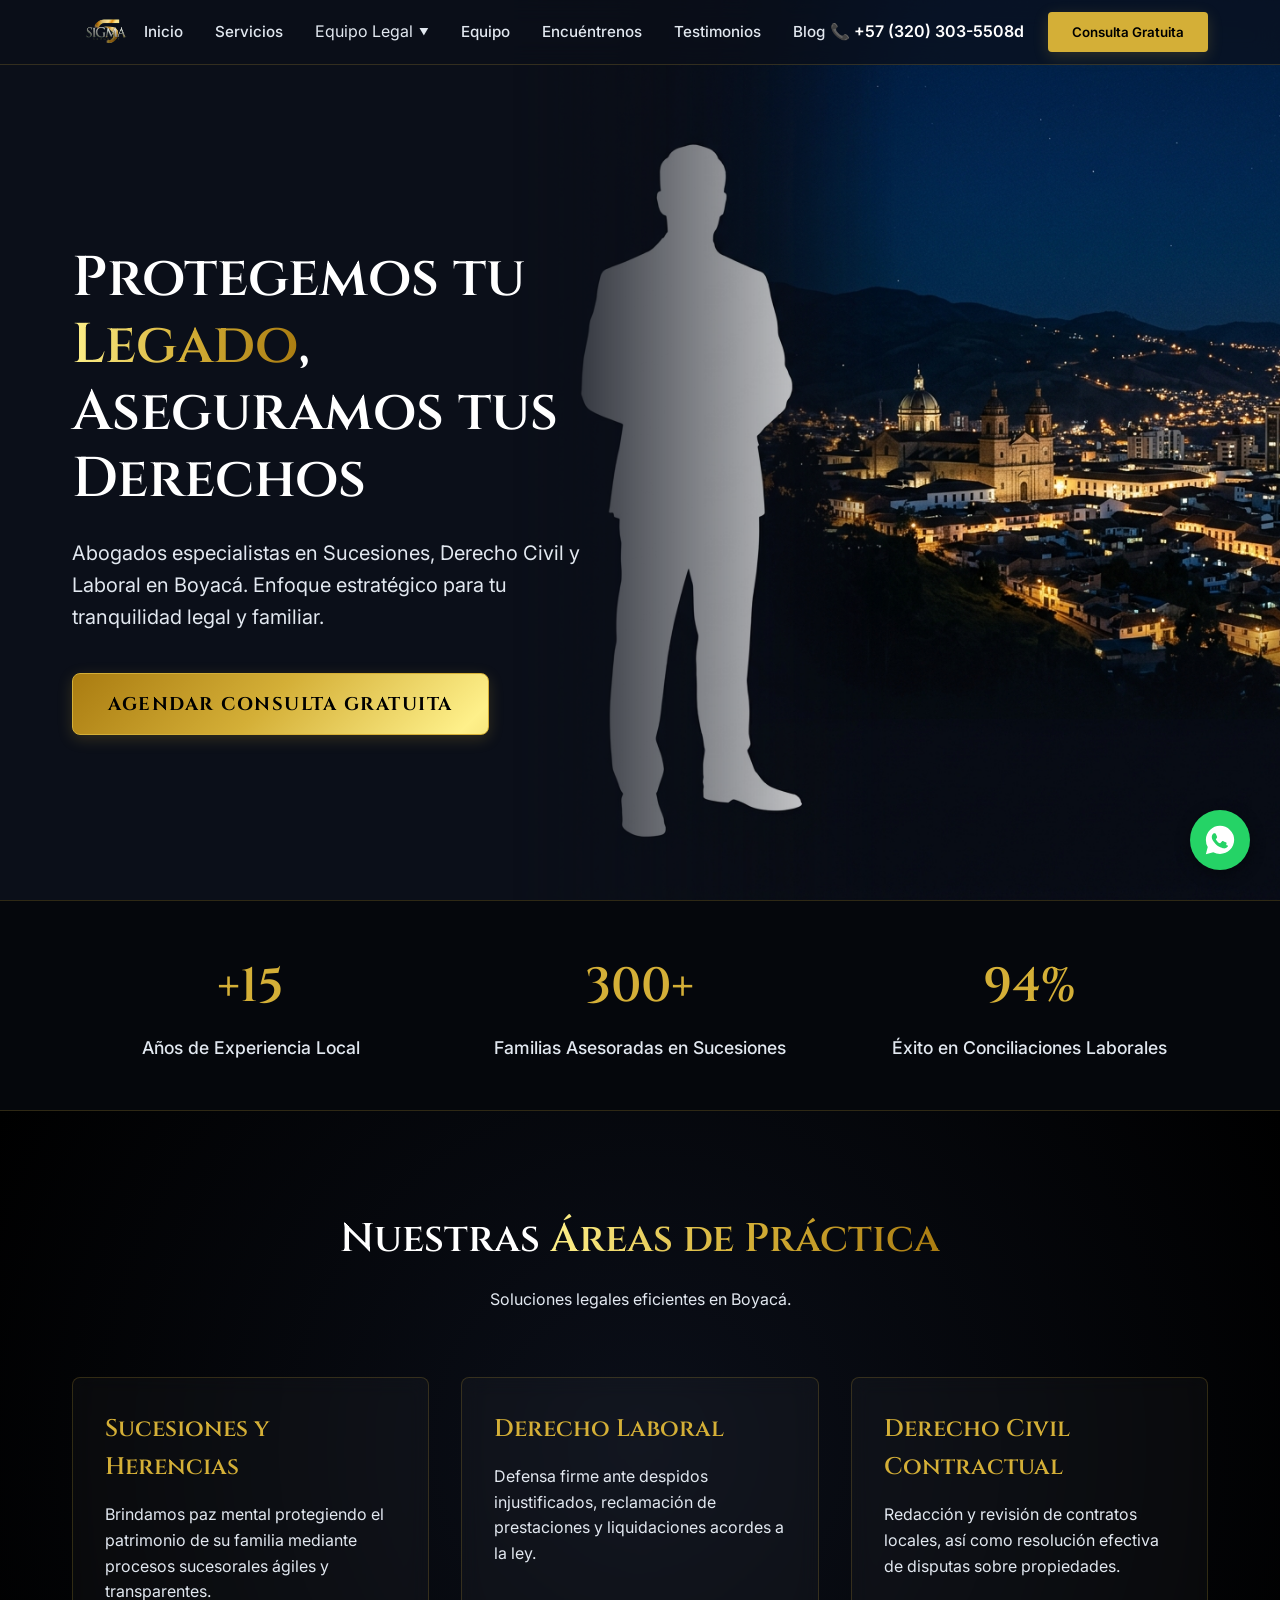
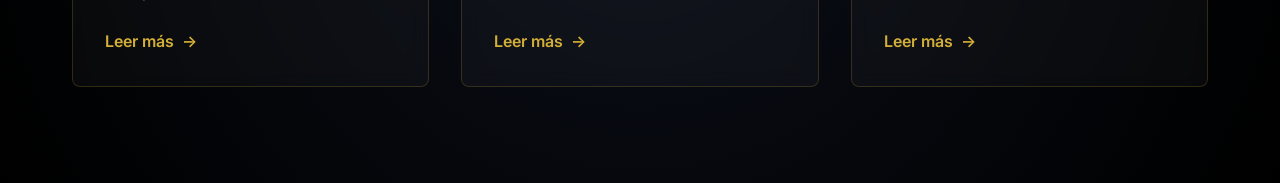
<file: index.html>
<!DOCTYPE html>
<html lang="es">

<head>
    <meta charset="UTF-8">
    <meta name="viewport" content="width=device-width, initial-scale=1.0">
    <title>Sigma Abogados | Firmas de Abogados en Boyacá</title>
    <meta name="description"
        content="Protegemos tu Legado, Aseguramos tus Derechos. Abogados especialistas en Sucesiones, Derecho Civil y Laboral en Boyacá.">
    <link rel="stylesheet" href="css/variables.css">
    <link rel="stylesheet" href="css/global.css">
    <link rel="stylesheet" href="css/components.css">
    <link rel="stylesheet" href="css/home.css">
</head>

<body>

    <!-- Navbar -->
    <nav class="navbar">
        <div class="container">
            <a href="index.html" class="nav-brand">
                <img src="assets/images/Sigma%20en%20HD.png" alt="Sigma Abogados" class="nav-logo">
            </a>
            <ul class="nav-links">
                <li><a href="index.html">Inicio</a></li>
                <li><a href="servicios/index.html">Servicios</a></li>
                <li class="dropdown">
                    <span class="dropdown-trigger">Equipo Legal <span class="arrow">▼</span></span>
                    <ul class="dropdown-menu">
                        <li><a href="equipo/gonzalo-lopez.html">Gonzalo López</a></li>
                    </ul>
                </li>
                <li><a href="equipo/index.html">Equipo</a></li>
                <li><a href="encuentrenos.html">Encuéntrenos</a></li>
                <li><a href="testimonios/index.html">Testimonios</a></li>
                <li><a href="blog/index.html">Blog</a></li>
            </ul>
            <div class="nav-actions">
                <a href="tel:+573000000000" class="phone-link">
                    📞 +57 (320) 303-5508d
                </a>
                <button class="btn btn-primary" onclick="alert('Modal placeholder')">Consulta Gratuita</button>
            </div>
        </div>
    </nav>

    <!-- Hero -->
    <section class="hero">
        <div class="hero-bg"></div>
        <div class="container">
            <div class="hero-content hidden-scroll">
                <h1>Protegemos tu <span class="text-gold-gradient">Legado</span>,<br> Aseguramos tus Derechos</h1>
                <p>Abogados especialistas en Sucesiones, Derecho Civil y Laboral en Boyacá. Enfoque estratégico para tu
                    tranquilidad legal y familiar.</p>
                <button class="btn btn-dramatic" onclick="alert('Modal placeholder')">Agendar Consulta Gratuita</button>
            </div>
            <div>
                <!-- Right column is handled by background image for layout simplicity -->
            </div>
        </div>
    </section>

    <!-- Trust Strip -->
    <section class="trust-strip">
        <div class="container trust-grid">
            <div class="trust-item hidden-scroll">
                <h3>+15</h3>
                <p>Años de Experiencia Local</p>
            </div>
            <div class="trust-item hidden-scroll" style="transition-delay: 0.2s;">
                <h3>300+</h3>
                <p>Familias Asesoradas en Sucesiones</p>
            </div>
            <div class="trust-item hidden-scroll" style="transition-delay: 0.4s;">
                <h3>94%</h3>
                <p>Éxito en Conciliaciones Laborales</p>
            </div>
        </div>
    </section>

    <!-- Practice Areas -->
    <section class="practice-areas section-padding">
        <div class="container">
            <div class="section-header hidden-scroll">
                <h2>Nuestras <span class="text-gold-gradient">Áreas de Práctica</span></h2>
                <p>Soluciones legales eficientes en Boyacá.</p>
            </div>

            <div class="practice-grid">
                <!-- Card 1 -->
                <div class="glass-card practice-card hidden-scroll">
                    <h3>Sucesiones y Herencias</h3>
                    <p>Brindamos paz mental protegiendo el patrimonio de su familia mediante procesos sucesorales ágiles
                        y transparentes.</p>
                    <a href="servicios/sucesiones.html" class="read-more">Leer más <span>→</span></a>
                </div>

                <!-- Card 2 -->
                <div class="glass-card practice-card hidden-scroll" style="transition-delay: 0.2s;">
                    <h3>Derecho Laboral</h3>
                    <p>Defensa firme ante despidos injustificados, reclamación de prestaciones y liquidaciones acordes a
                        la ley.</p>
                    <a href="servicios/laboral.html" class="read-more">Leer más <span>→</span></a>
                </div>

                <!-- Card 3 -->
                <div class="glass-card practice-card hidden-scroll" style="transition-delay: 0.4s;">
                    <h3>Derecho Civil Contractual</h3>
                    <p>Redacción y revisión de contratos locales, así como resolución efectiva de disputas sobre
                        propiedades.</p>
                    <a href="servicios/civil.html" class="read-more">Leer más <span>→</span></a>
                </div>
            </div>
        </div>
    </section>

    <!-- Floating WhatsApp Button -->
    <a href="https://wa.me/573000000000" class="whatsapp-float" target="_blank" rel="noopener noreferrer"
        aria-label="Chat on WhatsApp">
        <svg class="whatsapp-icon" viewBox="0 0 24 24">
            <path
                d="M12.012 2c-5.506 0-9.989 4.478-9.99 9.984a9.964 9.964 0 0 0 1.333 4.993L2 22l5.233-1.371a9.936 9.936 0 0 0 4.777 1.216h.004c5.506 0 9.989-4.478 9.99-9.984A9.979 9.979 0 0 0 12.012 2zm5.727 14.129c-.315.892-1.54 1.636-2.122 1.761-.51.109-1.177.199-3.418-.729-2.868-1.189-4.717-4.103-4.86-4.293-.143-.19-1.151-1.533-1.151-2.925 0-1.392.73-2.076.989-2.352.258-.276.564-.345.752-.345.188 0 .376.002.538.01.171.008.4.067.61.57.218.524.746 1.821.811 1.954.065.133.109.288.02.464-.089.176-.133.287-.265.442-.132.155-.278.346-.396.464-.133.132-.271.276-.118.538.153.263.682 1.124 1.46 1.816.998.889 1.838 1.163 2.1.133.262-.132.564-.538.752-.801.188-.263.376-.221.638-.124.263.097 1.666.786 1.952.928.286.142.476.212.544.331.068.118.068.685-.247 1.577z" />
        </svg>
    </a>

    <!-- Scripts -->
    <script src="js/main.js"></script>
</body>

</html>
</file>
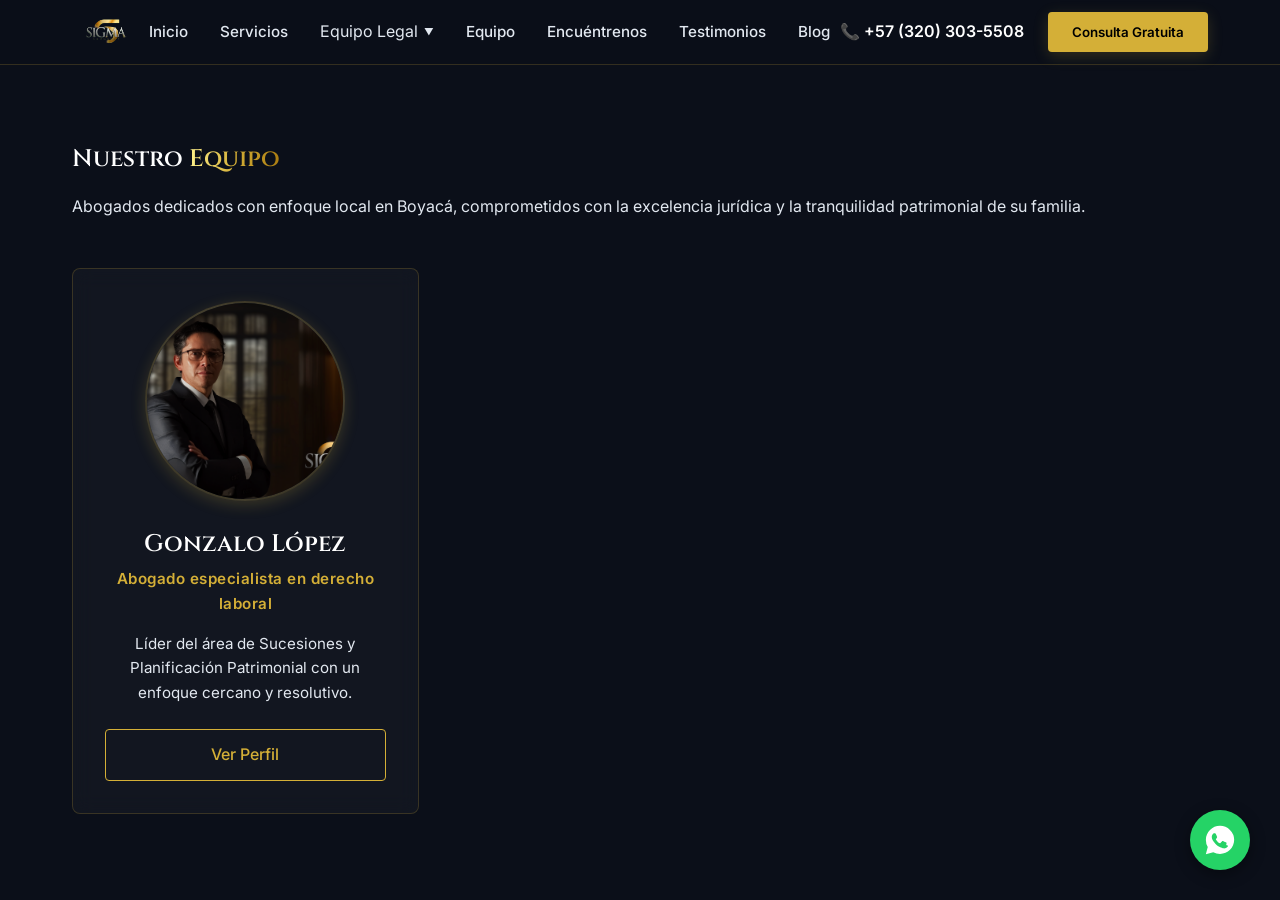
<file: equipo/index.html>
<!DOCTYPE html>
<html lang="es">

<head>
    <meta charset="UTF-8">
    <meta name="viewport" content="width=device-width, initial-scale=1.0">
    <title>Equipo Legal | Sigma Abogados</title>
    <meta name="description"
        content="Conozca al equipo de abogados profesionales de Sigma Abogados en Boyacá, Colombia.">
    <link rel="stylesheet" href="../css/variables.css">
    <link rel="stylesheet" href="../css/global.css">
    <link rel="stylesheet" href="../css/components.css">
    <style>
        .team-section {
            padding: 140px 0 80px 0;
            min-height: 85vh;
        }

        .team-grid {
            display: grid;
            grid-template-columns: repeat(auto-fill, minmax(280px, 1fr));
            gap: 3rem;
            margin-top: 3rem;
        }

        .team-card {
            text-align: center;
        }

        .team-photo {
            width: 100%;
            aspect-ratio: 1;
            border-radius: 50%;
            border: 2px solid var(--color-glass-border);
            margin: 0 auto 1.5rem auto;
            background: linear-gradient(135deg, rgba(255, 255, 255, 0.05), rgba(255, 255, 255, 0.01));
            display: flex;
            justify-content: center;
            align-items: center;
            position: relative;
            overflow: hidden;
            max-width: 200px;
            box-shadow: var(--shadow-gold-glow);
        }

        .team-photo::before {
            content: '👤';
            font-size: 4rem;
            opacity: 0.3;
        }

        .team-card h3 {
            font-size: 1.5rem;
            margin-bottom: 0.25rem;
            color: var(--color-text-title);
        }

        .team-card .role {
            color: var(--color-accent-gold);
            font-weight: 600;
            font-size: 0.95rem;
            margin-bottom: 1rem;
            letter-spacing: 0.5px;
        }

        .team-card p {
            font-size: 0.95rem;
            color: var(--color-text-body);
            margin-bottom: 1.5rem;
            line-height: 1.6;
        }

        @media (max-width: 992px) {
            .team-section {
                padding-top: 100px;
            }
        }
    </style>
</head>

<body>

    <!-- Navbar -->
    <nav class="navbar">
        <div class="container">
            <a href="../index.html" class="nav-brand">
                <img src="../assets/images/Sigma%20en%20HD.png" alt="Sigma Abogados" class="nav-logo">
            </a>
            <ul class="nav-links">
                <li><a href="../index.html">Inicio</a></li>
                <li><a href="../servicios/index.html">Servicios</a></li>
                <li class="dropdown">
                    <span class="dropdown-trigger">Equipo Legal <span class="arrow">▼</span></span>
                    <ul class="dropdown-menu">
                        <li><a href="gonzalo-lopez.html">Gonzalo López</a></li>
                    </ul>
                </li>
                <li><a href="index.html" class="active">Equipo</a></li>
                <li><a href="../encuentrenos.html">Encuéntrenos</a></li>
                <li><a href="../testimonios/index.html">Testimonios</a></li>
                <li><a href="../blog/index.html">Blog</a></li>
            </ul>
            <div class="nav-actions">
                <a href="tel:+573203035508" class="phone-link">
                    📞 +57 (320) 303-5508
                </a>
                <button class="btn btn-primary" onclick="alert('Modal placeholder')">Consulta Gratuita</button>
            </div>
        </div>
    </nav>

    <!-- Team Section -->
    <section class="team-section">
        <div class="container">
            <div class="section-header hidden-scroll">
                <h2>Nuestro <span class="text-gold-gradient">Equipo</span></h2>
                <p>Abogados dedicados con enfoque local en Boyacá, comprometidos con la excelencia jurídica y la
                    tranquilidad patrimonial de su familia.</p>
            </div>

            <div class="team-grid">
                <!-- Gonzalo López -->
                <div class="glass-card team-card hidden-scroll">
                    <div class="team-photo">
                        <img src="../assets/images/Papá%20foto%20con%20biblioteca%205-4.png" alt="Gonzalo López">
                    </div>
                    <h3>Gonzalo López</h3>
                    <div class="role">Abogado especialista en derecho laboral</div>
                    <p>Líder del área de Sucesiones y Planificación Patrimonial con un enfoque cercano y resolutivo.</p>
                    <a href="gonzalo-lopez.html" class="btn btn-outline" style="width: 100%;">Ver Perfil</a>
                </div>
            </div>
        </div>
    </section>

    <!-- Floating WhatsApp Button -->
    <a href="https://wa.me/573203035508" class="whatsapp-float" target="_blank" rel="noopener noreferrer"
        aria-label="Chat on WhatsApp">
        <svg class="whatsapp-icon" viewBox="0 0 24 24">
            <path
                d="M12.012 2c-5.506 0-9.989 4.478-9.99 9.984a9.964 9.964 0 0 0 1.333 4.993L2 22l5.233-1.371a9.936 9.936 0 0 0 4.777 1.216h.004c5.506 0 9.989-4.478 9.99-9.984A9.979 9.979 0 0 0 12.012 2zm5.727 14.129c-.315.892-1.54 1.636-2.122 1.761-.51.109-1.177.199-3.418-.729-2.868-1.189-4.717-4.103-4.86-4.293-.143-.19-1.151-1.533-1.151-2.925 0-1.392.73-2.076.989-2.352.258-.276.564-.345.752-.345.188 0 .376.002.538.01.171.008.4.067.61.57.218.524.746 1.821.811 1.954.065.133.109.288.02.464-.089.176-.133.287-.265.442-.132.155-.278.346-.396.464-.133.132-.271.276-.118.538.153.263.682 1.124 1.46 1.816.998.889 1.838 1.163 2.1.133.262-.132.564-.538.752-.801.188-.263.376-.221.638-.124.263.097 1.666.786 1.952.928.286.142.476.212.544.331.068.118.068.685-.247 1.577z" />
        </svg>
    </a>

    <script src="../js/main.js"></script>
</body>

</html>
</file>
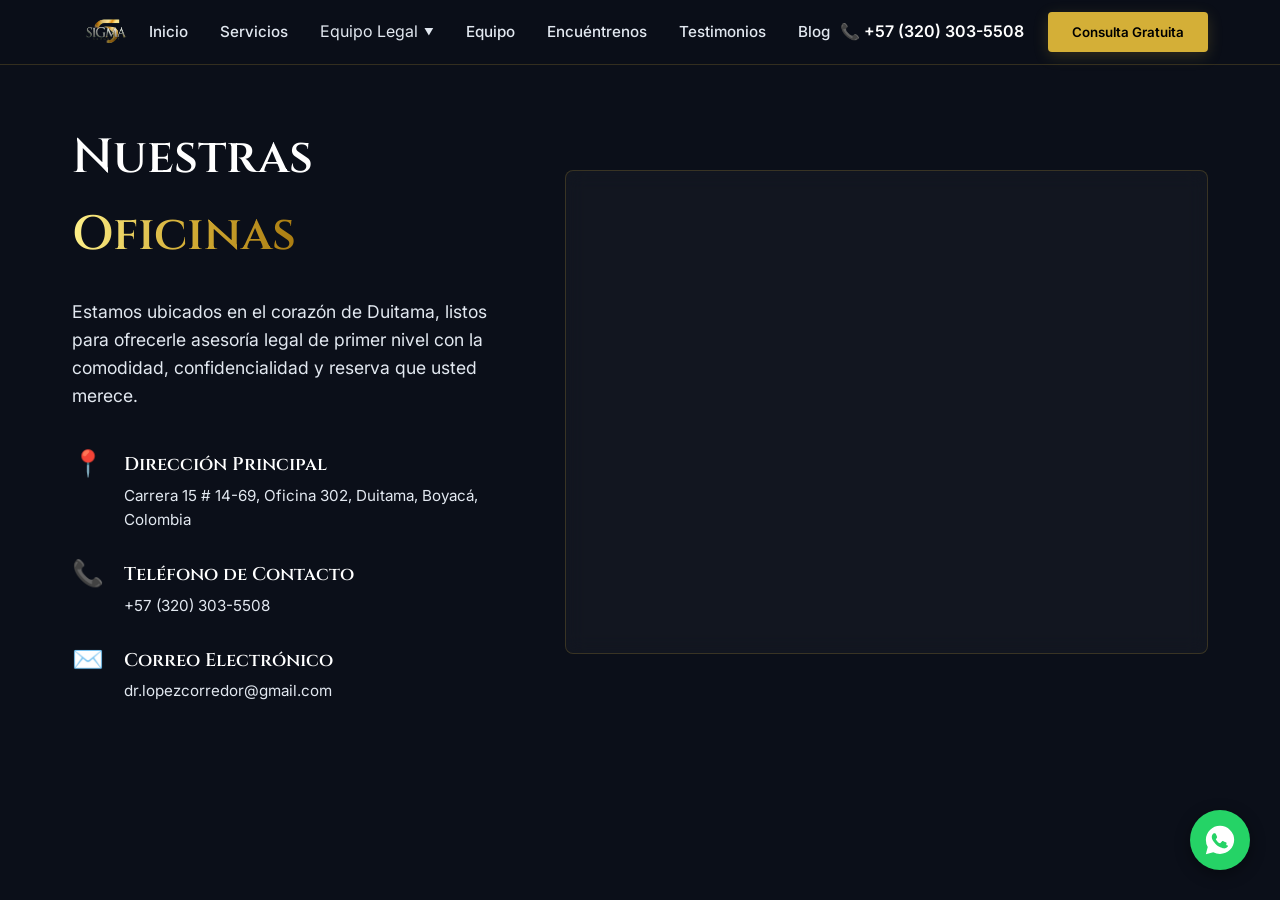
<file: encuentrenos.html>
<!DOCTYPE html>
<html lang="es">

<head>
    <meta charset="UTF-8">
    <meta name="viewport" content="width=device-width, initial-scale=1.0">
    <title>Encuéntrenos | Sigma Abogados</title>
    <meta name="description"
        content="Visite nuestras oficinas de Sigma Abogados en Boyacá, Colombia. Ubicación y mapa de contacto.">
    <link rel="stylesheet" href="css/variables.css">
    <link rel="stylesheet" href="css/global.css">
    <link rel="stylesheet" href="css/components.css">
    <link rel="stylesheet" href="css/home.css">
    <style>
        .map-section {
            padding: 120px 0 80px 0;
            min-height: 85vh;
            display: flex;
            align-items: center;
        }

        .map-container {
            display: grid;
            grid-template-columns: 1fr 1.5fr;
            gap: 4rem;
            align-items: center;
        }

        .map-info h1 {
            font-size: 3rem;
            margin-bottom: 1.5rem;
        }

        .map-info p {
            font-size: 1.1rem;
            color: var(--color-text-body);
            margin-bottom: 2.5rem;
        }

        .info-details {
            list-style: none;
            display: flex;
            flex-direction: column;
            gap: 1.75rem;
        }

        .info-item {
            display: flex;
            align-items: flex-start;
            gap: 1.25rem;
        }

        .info-item .icon {
            color: var(--color-accent-gold);
            font-size: 1.6rem;
            line-height: 1;
        }

        .info-item h3 {
            font-size: 1.15rem;
            margin-bottom: 0.25rem;
            color: var(--color-text-title);
        }

        .info-item p {
            margin-bottom: 0;
            font-size: 0.95rem;
            color: var(--color-text-body);
        }

        @media (max-width: 992px) {
            .map-container {
                grid-template-columns: 1fr;
                gap: 3rem;
            }

            .map-section {
                padding-top: 100px;
            }
        }
    </style>
</head>

<body>

    <!-- Navbar -->
    <nav class="navbar">
        <div class="container">
            <a href="index.html" class="nav-brand">
                <img src="assets/images/Sigma%20en%20HD.png" alt="Sigma Abogados" class="nav-logo">
            </a>
            <ul class="nav-links">
                <li><a href="index.html">Inicio</a></li>
                <li><a href="servicios/index.html">Servicios</a></li>
                <li class="dropdown">
                    <span class="dropdown-trigger">Equipo Legal <span class="arrow">▼</span></span>
                    <ul class="dropdown-menu">
                        <li><a href="equipo/gonzalo-lopez.html">Gonzalo López</a></li>
                    </ul>
                </li>
                <li><a href="equipo/index.html">Equipo</a></li>
                <li><a href="encuentrenos.html" class="active">Encuéntrenos</a></li>
                <li><a href="testimonios/index.html">Testimonios</a></li>
                <li><a href="blog/index.html">Blog</a></li>
            </ul>
            <div class="nav-actions">
                <a href="tel:+573000000000" class="phone-link">
                    📞 +57 (320) 303-5508
                </a>
                <button class="btn btn-primary" onclick="alert('Modal placeholder')">Consulta Gratuita</button>
            </div>
        </div>
    </nav>

    <!-- Map Section -->
    <section class="map-section">
        <div class="container map-container">
            <div class="map-info hidden-scroll">
                <h1>Nuestras <span class="text-gold-gradient">Oficinas</span></h1>
                <p>Estamos ubicados en el corazón de Duitama, listos para ofrecerle asesoría legal de primer nivel con
                    la
                    comodidad, confidencialidad y reserva que usted merece.</p>
                <ul class="info-details">
                    <li class="info-item">
                        <span class="icon">📍</span>
                        <div>
                            <h3>Dirección Principal</h3>
                            <p>Carrera 15 # 14-69, Oficina 302, Duitama, Boyacá, Colombia</p>
                        </div>
                    </li>
                    <li class="info-item">
                        <span class="icon">📞</span>
                        <div>
                            <h3>Teléfono de Contacto</h3>
                            <p>+57 (320) 303-5508</p>
                        </div>
                    </li>
                    <li class="info-item">
                        <span class="icon">✉️</span>
                        <div>
                            <h3>Correo Electrónico</h3>
                            <p>dr.lopezcorredor@gmail.com</p>
                        </div>
                    </li>
                </ul>
            </div>

            <div class="glass-card hidden-scroll" style="padding: 1rem;">
                <iframe src="https://maps.app.goo.gl/5woXLaxZnpLLSqAr6" width="100%" height="450"
                    style="border:0; filter: grayscale(1) invert(0.9) contrast(1.25); border-radius: 8px; display: block;"
                    allowfullscreen="" loading="lazy" referrerpolicy="no-referrer-when-downgrade"></iframe>
            </div>
        </div>
    </section>

    <!-- Floating WhatsApp Button -->
    <a href="https://wa.me/573203035508" class="whatsapp-float" target="_blank" rel="noopener noreferrer"
        aria-label="Chat on WhatsApp">
        <svg class="whatsapp-icon" viewBox="0 0 24 24">
            <path
                d="M12.012 2c-5.506 0-9.989 4.478-9.99 9.984a9.964 9.964 0 0 0 1.333 4.993L2 22l5.233-1.371a9.936 9.936 0 0 0 4.777 1.216h.004c5.506 0 9.989-4.478 9.99-9.984A9.979 9.979 0 0 0 12.012 2zm5.727 14.129c-.315.892-1.54 1.636-2.122 1.761-.51.109-1.177.199-3.418-.729-2.868-1.189-4.717-4.103-4.86-4.293-.143-.19-1.151-1.533-1.151-2.925 0-1.392.73-2.076.989-2.352.258-.276.564-.345.752-.345.188 0 .376.002.538.01.171.008.4.067.61.57.218.524.746 1.821.811 1.954.065.133.109.288.02.464-.089.176-.133.287-.265.442-.132.155-.278.346-.396.464-.133.132-.271.276-.118.538.153.263.682 1.124 1.46 1.816.998.889 1.838 1.163 2.1.133.262-.132.564-.538.752-.801.188-.263.376-.221.638-.124.263.097 1.666.786 1.952.928.286.142.476.212.544.331.068.118.068.685-.247 1.577z" />
        </svg>
    </a>

    <script src="js/main.js"></script>
</body>

</html>
</file>
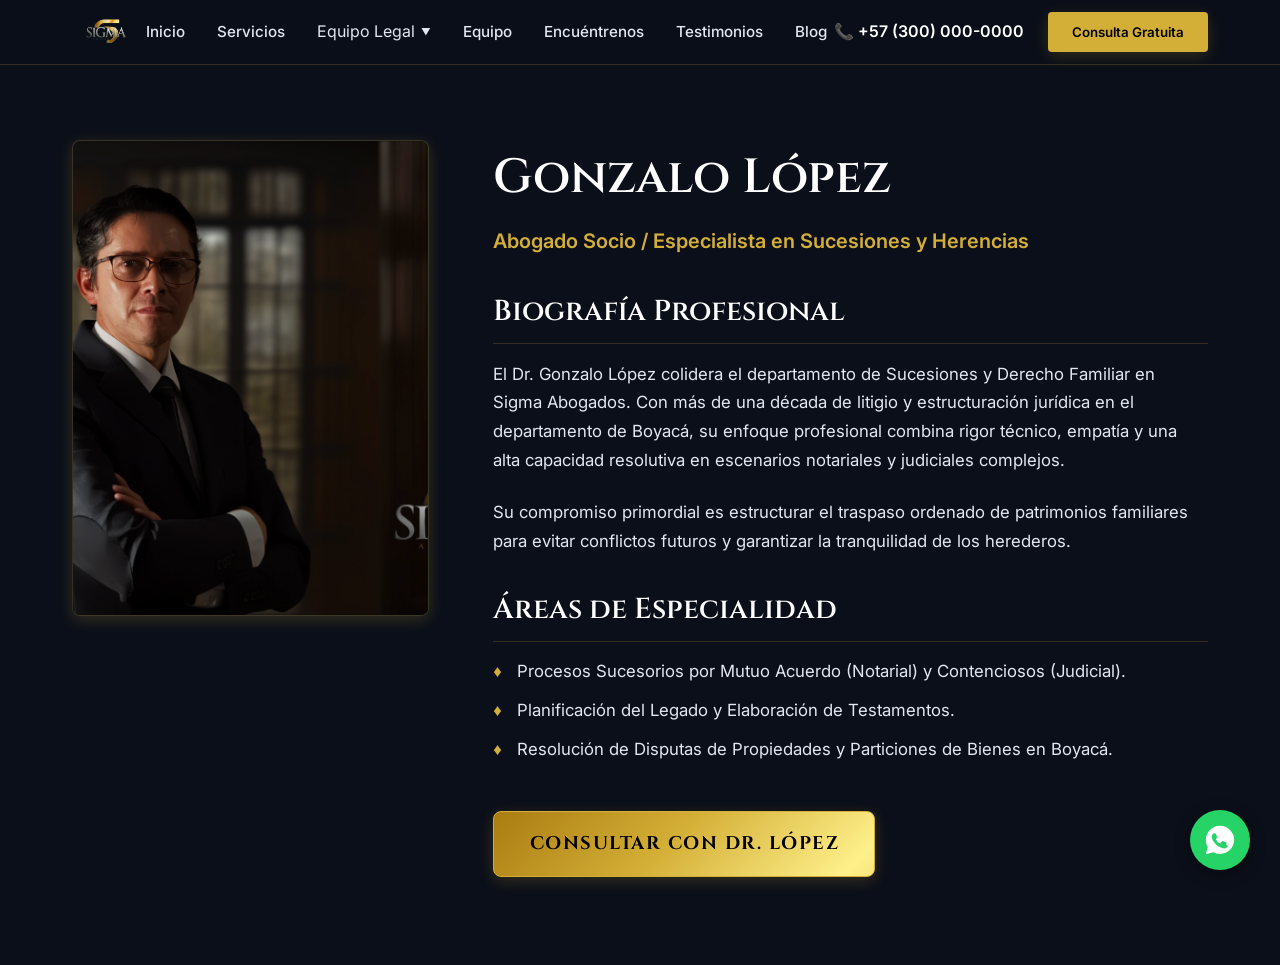
<file: equipo/gonzalo-lopez.html>
<!DOCTYPE html>
<html lang="es">
<head>
    <meta charset="UTF-8">
    <meta name="viewport" content="width=device-width, initial-scale=1.0">
    <title>Gonzalo López | Equipo Legal | Sigma Abogados</title>
    <meta name="description" content="Perfil profesional de Gonzalo López, abogado especialista de la firma Sigma Abogados en Boyacá, Colombia.">
    <link rel="stylesheet" href="../css/variables.css">
    <link rel="stylesheet" href="../css/global.css">
    <link rel="stylesheet" href="../css/components.css">
    <style>
        .profile-section {
            padding: 140px 0 80px 0;
            min-height: 85vh;
        }
        .profile-container {
            display: grid;
            grid-template-columns: 1fr 2fr;
            gap: 4rem;
            align-items: flex-start;
        }
        .profile-photo {
            width: 100%;
            border-radius: 8px;
            border: 1px solid var(--color-glass-border);
            aspect-ratio: 3/4;
            background: linear-gradient(135deg, rgba(255,255,255,0.05), rgba(255,255,255,0.01));
            display: flex;
            justify-content: center;
            align-items: center;
            position: relative;
            overflow: hidden;
            box-shadow: var(--shadow-gold-glow);
        }
        .profile-photo::before {
            content: '👤';
            font-size: 5rem;
            opacity: 0.3;
        }
        .profile-content h1 {
            font-size: 3rem;
            margin-bottom: 0.5rem;
        }
        .profile-title {
            color: var(--color-accent-gold);
            font-size: 1.25rem;
            font-weight: 600;
            margin-bottom: 2rem;
            font-family: var(--font-body);
        }
        .profile-bio h2 {
            font-size: 1.8rem;
            margin-top: 2rem;
            margin-bottom: 1rem;
            color: var(--color-text-title);
            border-bottom: 1px solid var(--color-glass-border);
            padding-bottom: 0.5rem;
        }
        .profile-bio p {
            color: var(--color-text-body);
            margin-bottom: 1.5rem;
            font-size: 1.05rem;
            line-height: 1.7;
        }
        .profile-bio ul {
            list-style: none;
            padding-left: 0;
            margin-bottom: 2rem;
        }
        .profile-bio li {
            position: relative;
            padding-left: 1.5rem;
            margin-bottom: 0.75rem;
            font-size: 1.05rem;
            color: var(--color-text-body);
        }
        .profile-bio li::before {
            content: '♦';
            color: var(--color-accent-gold);
            position: absolute;
            left: 0;
            top: 0;
        }
        @media (max-width: 992px) {
            .profile-container {
                grid-template-columns: 1fr;
                gap: 3rem;
            }
            .profile-section {
                padding-top: 100px;
            }
            .profile-photo {
                max-width: 350px;
                margin: 0 auto;
            }
        }
    </style>
</head>
<body>

    <!-- Navbar -->
    <nav class="navbar">
        <div class="container">
            <a href="../index.html" class="nav-brand">
                <img src="../assets/images/Sigma%20en%20HD.png" alt="Sigma Abogados" class="nav-logo">
            </a>
            <ul class="nav-links">
                <li><a href="../index.html">Inicio</a></li>
                <li><a href="../servicios/index.html">Servicios</a></li>
                <li class="dropdown">
                    <span class="dropdown-trigger">Equipo Legal <span class="arrow">▼</span></span>
                    <ul class="dropdown-menu">
                        <li><a href="gonzalo-lopez.html">Gonzalo López</a></li>
                    </ul>
                </li>
                <li><a href="index.html">Equipo</a></li>
                <li><a href="../encuentrenos.html">Encuéntrenos</a></li>
                <li><a href="../testimonios/index.html">Testimonios</a></li>
                <li><a href="../blog/index.html">Blog</a></li>
            </ul>
            <div class="nav-actions">
                <a href="tel:+573000000000" class="phone-link">
                    📞 +57 (300) 000-0000
                </a>
                <button class="btn btn-primary" onclick="alert('Modal placeholder')">Consulta Gratuita</button>
            </div>
        </div>
    </nav>

    <!-- Profile Section -->
    <section class="profile-section">
        <div class="container profile-container">
            <div class="profile-photo hidden-scroll">
                <img src="../assets/images/Papá%20foto%20con%20biblioteca%205-4.png" alt="Gonzalo López">
            </div>
            
            <div class="profile-content hidden-scroll">
                <h1>Gonzalo López</h1>
                <div class="profile-title">Abogado Socio / Especialista en Sucesiones y Herencias</div>
                
                <div class="profile-bio">
                    <h2>Biografía Profesional</h2>
                    <p>El Dr. Gonzalo López colidera el departamento de Sucesiones y Derecho Familiar en Sigma Abogados. Con más de una década de litigio y estructuración jurídica en el departamento de Boyacá, su enfoque profesional combina rigor técnico, empatía y una alta capacidad resolutiva en escenarios notariales y judiciales complejos.</p>
                    <p>Su compromiso primordial es estructurar el traspaso ordenado de patrimonios familiares para evitar conflictos futuros y garantizar la tranquilidad de los herederos.</p>
                    
                    <h2>Áreas de Especialidad</h2>
                    <ul>
                        <li>Procesos Sucesorios por Mutuo Acuerdo (Notarial) y Contenciosos (Judicial).</li>
                        <li>Planificación del Legado y Elaboración de Testamentos.</li>
                        <li>Resolución de Disputas de Propiedades y Particiones de Bienes en Boyacá.</li>
                    </ul>
                    
                    <a href="https://wa.me/573000000000" class="btn btn-dramatic" style="margin-top: 1rem;" target="_blank" rel="noopener noreferrer">Consultar con Dr. López</a>
                </div>
            </div>
        </div>
    </section>

    <!-- Floating WhatsApp Button -->
    <a href="https://wa.me/573000000000" class="whatsapp-float" target="_blank" rel="noopener noreferrer" aria-label="Chat on WhatsApp">
        <svg class="whatsapp-icon" viewBox="0 0 24 24">
            <path d="M12.012 2c-5.506 0-9.989 4.478-9.99 9.984a9.964 9.964 0 0 0 1.333 4.993L2 22l5.233-1.371a9.936 9.936 0 0 0 4.777 1.216h.004c5.506 0 9.989-4.478 9.99-9.984A9.979 9.979 0 0 0 12.012 2zm5.727 14.129c-.315.892-1.54 1.636-2.122 1.761-.51.109-1.177.199-3.418-.729-2.868-1.189-4.717-4.103-4.86-4.293-.143-.19-1.151-1.533-1.151-2.925 0-1.392.73-2.076.989-2.352.258-.276.564-.345.752-.345.188 0 .376.002.538.01.171.008.4.067.61.57.218.524.746 1.821.811 1.954.065.133.109.288.02.464-.089.176-.133.287-.265.442-.132.155-.278.346-.396.464-.133.132-.271.276-.118.538.153.263.682 1.124 1.46 1.816.998.889 1.838 1.163 2.1.133.262-.132.564-.538.752-.801.188-.263.376-.221.638-.124.263.097 1.666.786 1.952.928.286.142.476.212.544.331.068.118.068.685-.247 1.577z"/>
        </svg>
    </a>

    <script src="../js/main.js"></script>
</body>
</html>
</file>
<file: css/variables.css>
:root {
    --color-bg: #0B0F19;
    --color-accent-gold: #D4AF37;
    --color-accent-gold-hover: #AA7C11;
    --color-text-title: #FFFFFF;
    --color-text-body: #E2E8F0;
    --color-glass-bg: rgba(11, 15, 25, 0.7);
    --color-glass-border: rgba(212, 175, 55, 0.2);
    
    --font-heading: 'Cinzel', serif;
    --font-body: 'Inter', sans-serif;
    
    --shadow-gold-glow: 0 4px 15px rgba(212, 175, 55, 0.2);
    --shadow-gold-glow-hover: 0 0 20px rgba(212, 175, 55, 0.5);
    
    --transition-smooth: all 0.3s ease-in-out;
}
</file>
<file: css/global.css>
@import url('https://fonts.googleapis.com/css2?family=Cinzel:wght@400;600;700&family=Inter:wght@300;400;500;600&display=swap');

* {
    margin: 0;
    padding: 0;
    box-sizing: border-box;
}

body {
    background-color: var(--color-bg);
    color: var(--color-text-body);
    font-family: var(--font-body);
    line-height: 1.6;
    overflow-x: hidden;
}

h1, h2, h3, h4, h5, h6 {
    font-family: var(--font-heading);
    color: var(--color-text-title);
    margin-bottom: 1rem;
    font-weight: 600;
}

a {
    color: var(--color-text-body);
    text-decoration: none;
    transition: var(--transition-smooth);
}

a:hover {
    color: var(--color-accent-gold);
}

img {
    max-width: 100%;
    height: auto;
    display: block;
}

/* Utilities */
.text-gold-gradient {
    background: linear-gradient(to right, #fef08a, #D4AF37, #AA7C11);
    -webkit-background-clip: text;
    -webkit-text-fill-color: transparent;
    background-clip: text;
    color: transparent;
    display: inline-block;
}

.container {
    max-width: 1200px;
    margin: 0 auto;
    padding: 0 2rem;
}

.section-padding {
    padding: 6rem 0;
}

.hidden-scroll {
    opacity: 0;
    transform: translateY(30px);
    transition: all 0.8s ease-out;
}

.visible-scroll {
    opacity: 1;
    transform: translateY(0);
}
</file>
<file: css/components.css>
/* Buttons */
.btn {
    display: inline-block;
    padding: 0.75rem 1.5rem;
    border-radius: 4px;
    font-family: var(--font-body);
    font-weight: 500;
    cursor: pointer;
    text-align: center;
    transition: var(--transition-smooth);
    border: none;
}

.btn-primary {
    background-color: var(--color-accent-gold);
    color: #000000;
    font-weight: 600;
    box-shadow: var(--shadow-gold-glow);
}

.btn-primary:hover {
    background-color: var(--color-accent-gold-hover);
    box-shadow: var(--shadow-gold-glow-hover);
    color: #000000;
    transform: translateY(-2px);
}

.btn-outline {
    background-color: transparent;
    border: 1px solid var(--color-accent-gold);
    color: var(--color-accent-gold);
}

.btn-outline:hover {
    background-color: var(--color-glass-border);
    color: #fff;
}

/* Dramatic Button */
.btn-dramatic {
    display: inline-block;
    background: linear-gradient(135deg, #AA7C11, #D4AF37, #fef08a, #D4AF37, #AA7C11);
    background-size: 200% auto;
    color: #000000 !important;
    font-family: var(--font-heading);
    font-size: 1.15rem;
    font-weight: 700;
    text-transform: uppercase;
    letter-spacing: 1.5px;
    padding: 1.1rem 2.2rem;
    border-radius: 8px;
    border: 1px solid #D4AF37;
    position: relative;
    overflow: hidden;
    cursor: pointer;
    text-align: center;
    box-shadow: var(--shadow-gold-glow);
    animation: goldPulse 2s infinite, shimmerBg 4s infinite linear;
    transition: var(--transition-smooth);
}

.btn-dramatic:hover {
    transform: scale(1.06) translateY(-2px);
    box-shadow: 0 0 30px rgba(212, 175, 55, 0.7);
    color: #000000 !important;
}

.btn-dramatic::after {
    content: '';
    position: absolute;
    top: -50%;
    left: -60%;
    width: 30%;
    height: 200%;
    background: rgba(255, 255, 255, 0.35);
    transform: rotate(30deg);
    animation: shimmerLight 5s infinite linear;
}

@keyframes goldPulse {
    0% {
        box-shadow: 0 0 0 0 rgba(212, 175, 55, 0.5);
    }
    70% {
        box-shadow: 0 0 0 15px rgba(212, 175, 55, 0);
    }
    100% {
        box-shadow: 0 0 0 0 rgba(212, 175, 55, 0);
    }
}

@keyframes shimmerBg {
    0% { background-position: 0% 50%; }
    50% { background-position: 100% 50%; }
    100% { background-position: 0% 50%; }
}

@keyframes shimmerLight {
    0% { left: -150%; }
    30% { left: 150%; }
    100% { left: 150%; }
}

/* Glass Navbar */
.navbar {
    position: fixed;
    top: 0;
    width: 100%;
    z-index: 1000;
    background: var(--color-glass-bg);
    backdrop-filter: blur(12px);
    -webkit-backdrop-filter: blur(12px);
    border-bottom: 1px solid var(--color-glass-border);
    padding: 0.5rem 0;
    transition: var(--transition-smooth);
}

.navbar.scrolled {
    padding: 0.25rem 0;
    background: rgba(11, 15, 25, 0.85);
    box-shadow: 0 4px 20px rgba(0, 0, 0, 0.3);
}

.navbar .container {
    display: flex;
    justify-content: space-between;
    align-items: center;
}

.nav-brand {
    display: flex;
    align-items: center;
}

.nav-logo {
    max-height: 48px;
    width: auto;
    object-fit: contain;
    transition: var(--transition-smooth);
}

.navbar.scrolled .nav-logo {
    max-height: 38px;
}

.navbar.scrolled .btn {
    padding: 0.4rem 1.2rem;
    font-size: 0.85rem;
}

.navbar.scrolled .phone-link {
    font-size: 0.9rem;
}

.nav-links {
    display: flex;
    gap: 2rem;
    list-style: none;
    align-items: center;
}

.nav-links a {
    font-weight: 500;
    font-size: 0.95rem;
    color: var(--color-text-body);
}

.nav-links a:hover {
    color: var(--color-accent-gold);
}

/* Dropdown styles */
.dropdown {
    position: relative;
}

.dropdown-trigger {
    display: flex;
    align-items: center;
    gap: 0.35rem;
    cursor: pointer;
}

.dropdown-menu {
    position: absolute;
    top: 100%;
    left: 50%;
    transform: translateX(-50%) translateY(15px);
    background: var(--color-glass-bg);
    backdrop-filter: blur(12px);
    -webkit-backdrop-filter: blur(12px);
    border: 1px solid var(--color-glass-border);
    border-radius: 4px;
    padding: 0.5rem 0;
    list-style: none;
    min-width: 180px;
    opacity: 0;
    visibility: hidden;
    transition: var(--transition-smooth);
    box-shadow: 0 4px 20px rgba(0,0,0,0.5);
    z-index: 1010;
}

.dropdown:hover .dropdown-menu {
    opacity: 1;
    visibility: visible;
    transform: translateX(-50%) translateY(0);
}

.dropdown-menu li a {
    display: block;
    padding: 0.75rem 1.5rem;
    font-size: 0.9rem;
    color: var(--color-text-body) !important;
    text-align: center;
}

.dropdown-menu li a:hover {
    background: rgba(212, 175, 55, 0.15);
    color: var(--color-accent-gold) !important;
}

.arrow {
    font-size: 0.6rem;
    transition: var(--transition-smooth);
}

.dropdown:hover .arrow {
    transform: rotate(180deg);
}

.nav-actions {
    display: flex;
    align-items: center;
    gap: 1.5rem;
}

.phone-link {
    display: flex;
    align-items: center;
    gap: 0.5rem;
    font-weight: 600;
    color: var(--color-text-title);
}

.phone-link:hover {
    color: var(--color-accent-gold);
}

/* Cards */
.glass-card {
    background: rgba(255, 255, 255, 0.03);
    border: 1px solid var(--color-glass-border);
    backdrop-filter: blur(10px);
    border-radius: 8px;
    padding: 2rem;
    transition: var(--transition-smooth);
}

.glass-card:hover {
    border-color: var(--color-accent-gold);
    box-shadow: var(--shadow-gold-glow);
    transform: translateY(-5px);
}

/* Floating WhatsApp */
.whatsapp-float {
    position: fixed;
    bottom: 30px;
    right: 30px;
    width: 60px;
    height: 60px;
    background-color: #25D366;
    color: #FFF;
    border-radius: 50%;
    display: flex;
    justify-content: center;
    align-items: center;
    box-shadow: 0 4px 15px rgba(0, 0, 0, 0.4);
    z-index: 9999;
    transition: var(--transition-smooth);
}

.whatsapp-float:hover {
    transform: scale(1.1) rotate(10deg);
    background-color: #128C7E;
    box-shadow: 0 6px 20px rgba(37, 211, 102, 0.6);
}

.whatsapp-icon {
    width: 34px;
    height: 34px;
    fill: #ffffff;
}

/* Team and Profile Photo Image Handling */
.team-photo img,
.profile-photo img {
    width: 100%;
    height: 100%;
    object-fit: cover;
    display: block;
}

.team-photo:has(img)::before,
.profile-photo:has(img)::before {
    display: none !important;
}
</file>
<file: css/home.css>
/* Hero Section */
.hero {
    min-height: 100vh;
    display: flex;
    align-items: center;
    position: relative;
    padding-top: 80px;
    overflow: hidden;
}

.hero-bg {
    position: absolute;
    top: 0;
    right: 0;
    width: 60%;
    height: 100%;
    background-image: url('../assets/images/hero_placeholder.png');
    background-size: cover;
    background-position: left center;
    z-index: -1;
    mask-image: linear-gradient(to left, rgba(0,0,0,1) 50%, rgba(0,0,0,0) 100%);
    -webkit-mask-image: linear-gradient(to left, rgba(0,0,0,1) 50%, rgba(0,0,0,0) 100%);
}

.hero .container {
    display: grid;
    grid-template-columns: 1fr 1fr;
    gap: 4rem;
    align-items: center;
    width: 100%;
}

.hero-content {
    max-width: 600px;
}

.hero-content h1 {
    font-size: 3.5rem;
    line-height: 1.2;
    margin-bottom: 1.5rem;
}

.hero-content p {
    font-size: 1.25rem;
    margin-bottom: 2.5rem;
    color: var(--color-text-body);
}

/* Trust Strip */
.trust-strip {
    background-color: rgba(0, 0, 0, 0.5);
    border-top: 1px solid var(--color-glass-border);
    border-bottom: 1px solid var(--color-glass-border);
    padding: 3rem 0;
}

.trust-grid {
    display: grid;
    grid-template-columns: repeat(3, 1fr);
    text-align: center;
    gap: 2rem;
}

.trust-item h3 {
    font-size: 3rem;
    color: var(--color-accent-gold);
    margin-bottom: 0.5rem;
}

.trust-item p {
    font-size: 1.1rem;
    font-weight: 500;
}

/* Practice Areas */
.practice-areas {
    background: radial-gradient(circle at center, rgba(11, 15, 25, 1) 0%, rgba(0, 0, 0, 1) 100%);
}

.section-header {
    text-align: center;
    margin-bottom: 4rem;
}

.section-header h2 {
    font-size: 2.5rem;
}

.practice-grid {
    display: grid;
    grid-template-columns: repeat(3, 1fr);
    gap: 2rem;
}

.practice-card {
    display: flex;
    flex-direction: column;
    height: 100%;
}

.practice-card h3 {
    font-size: 1.5rem;
    color: var(--color-accent-gold);
}

.practice-card p {
    margin-bottom: 1.5rem;
    flex-grow: 1;
}

.read-more {
    display: inline-flex;
    align-items: center;
    gap: 0.5rem;
    color: var(--color-accent-gold);
    font-weight: 600;
}

.read-more:hover {
    gap: 0.75rem;
}

/* Responsive */
@media (max-width: 992px) {
    .hero .container {
        grid-template-columns: 1fr;
    }
    .hero-bg {
        width: 100%;
        opacity: 0.3;
        mask-image: none;
        -webkit-mask-image: none;
    }
    .trust-grid, .practice-grid {
        grid-template-columns: 1fr;
    }
    .nav-links, .phone-link {
        display: none;
    }
}
</file>
